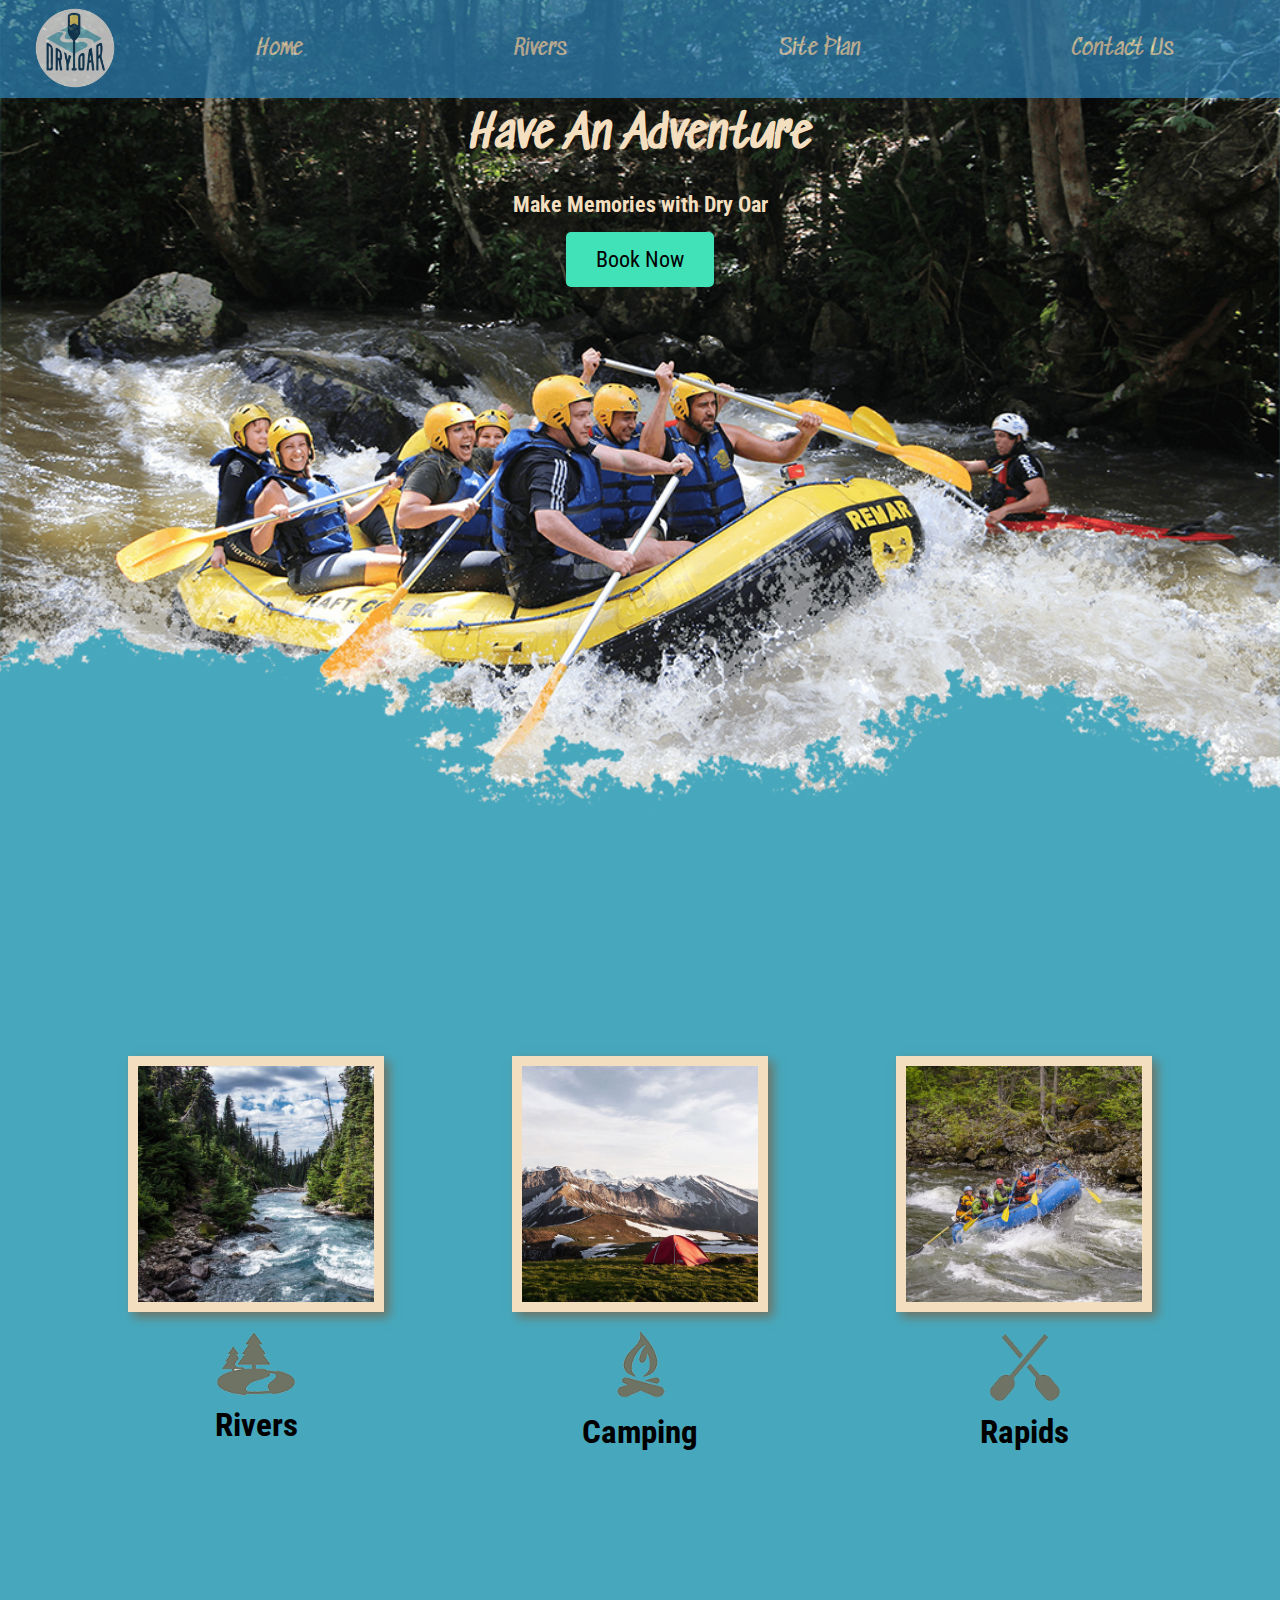
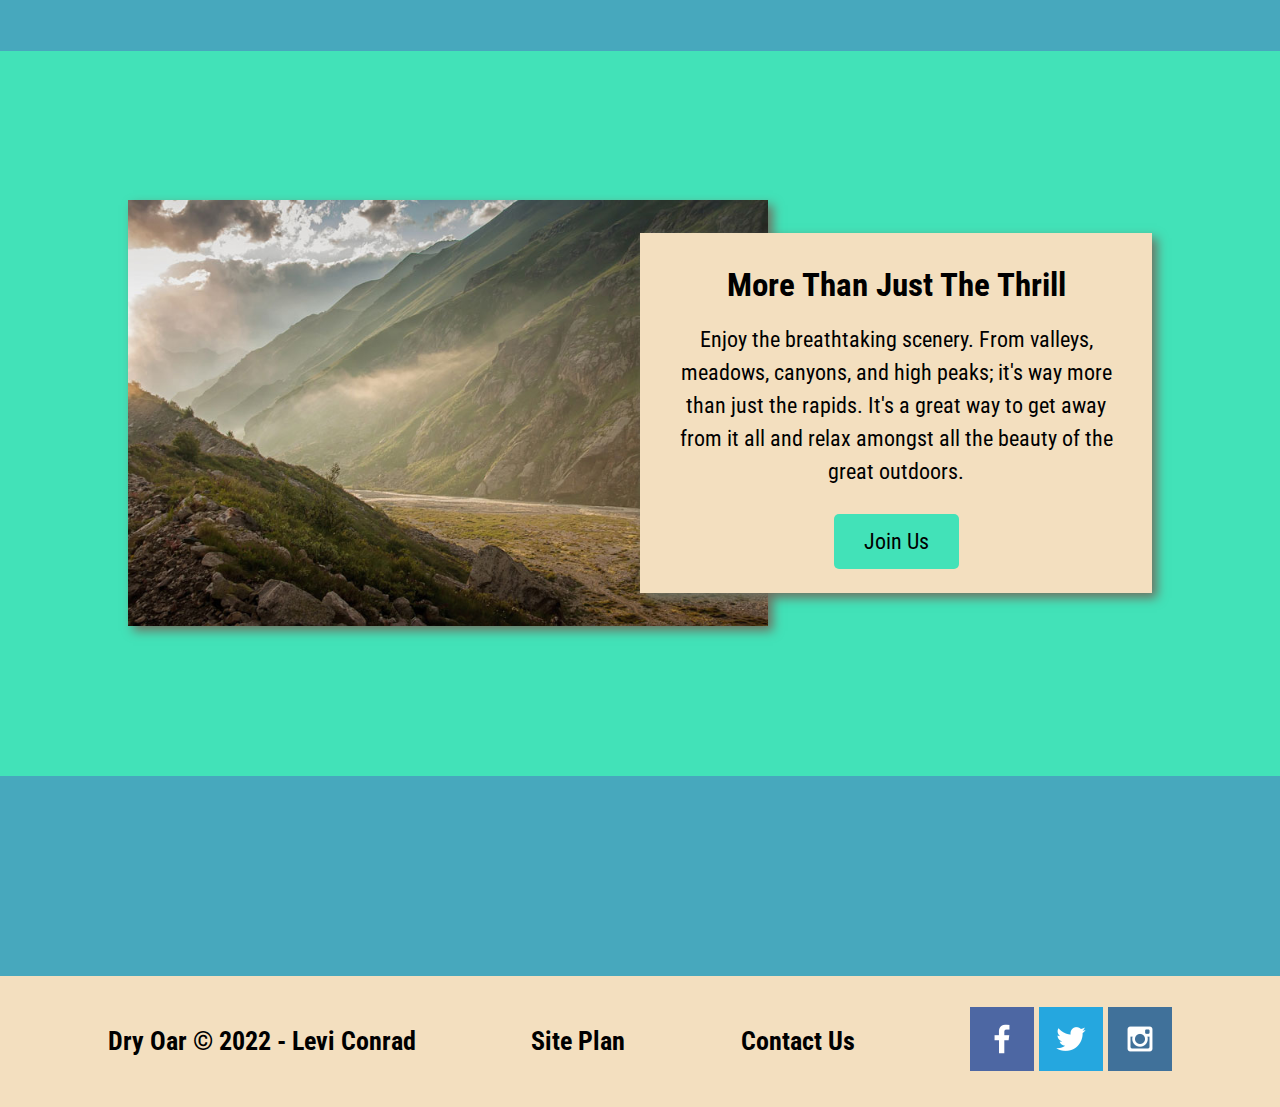
<file: wwr/index.html>
<!DOCTYPE html>
<html lang="en">

<head>
    <meta charset="UTF-8">
    <meta http-equiv="X-UA-Compatible" content="IE=edge">
    <meta name="viewport" content="width=device-width, initial-scale=1.0">
    <title>Dry Oar Boating & Resort | Home</title>
    <link rel="stylesheet" href="styles/style.css">
</head>

<body>
    <div id="content">
        <header>
            <a id="logo_link" href="index.html">
                <img class="logo" src="images/logo.png" alt="Dry Oar Logo">
            </a>
            <nav>
                <a href="index.html">Home</a>
                <a href="rivers.html">Rivers</a>
                <a href="site-plan-rafting.html">Site Plan</a>
                <a href="contactus.html">Contact Us</a>
            </nav>
        </header>
        <div id="hero">
            <div id="hero-box">
                <img id="hero-img" src="images/hero.png" alt="People enjoying white water rafting">
            </div>
            <section id="hero-msg">
                <h1 class="home-title">Have An Adventure</h1>
                <h4>Make Memories with Dry Oar </h4>
                <div class='button-box'>
                    <a class='book' href="rates.html">Book Now</a>
                </div>
            </section>
        </div>
        <main class="home-grid">
            <section class="rivers-card">
                <img class="card-img" src="images/rivers.jpg" alt="river in forest">
                <img class="icon" src="images/river_icon.png" alt="river icon">
                <h2>Rivers</h2>
            </section>
            <section class="camping-card">
                <img class="card-img" src="images/camping.jpg" alt="tent in mountains">
                <img class="icon" src="images/fire_icon.png" alt="fire icon">
                <h2>Camping</h2>
            </section>
            <section class="rapids-card">
                <img class="card-img" src="images/rapids.jpg" alt="rafting boat">
                <img class="icon" src="images/oars.png" alt="oars icon">
                <h2>Rapids</h2>
            </section>
            </section>
            <div id="background"></div>
            <img class="mountains" src="images/mountains.jpg" alt="Misty mountains">
            <section class="msg">
                <h2>More Than Just The Thrill</h2>
                <p>Enjoy the breathtaking scenery. From valleys, meadows, canyons, and high peaks; it's way more than
                    just
                    the rapids. It's a great way to get away from it all and relax amongst all the beauty of the great
                    outdoors. </p>
                <a class='join' href="rivers.html">Join Us</a>
            </section>
        </main>

        <footer>
            <h3>Dry Oar &copy; 2022 - Levi Conrad</h3>
            <h3><a href="site-plan-rafting.html">Site Plan</a></h3>
            <h3><a href="contactus.html">Contact Us</a></h3>
            <div class="social">
                <a href="https://facebook.com" target="_blank">
                    <img src="images/facebook.png" alt="fb icon">
                </a>
                <a href="https://twitter.com" target="_blank">
                    <img src="images/twitter.png" alt="twitter icon">
                </a>
                <a href="https://instagram.com" target="_blank">
                    <img src="images/instagram.png" alt="instagram icon">
                </a>
            </div>
        </footer>
    </div>
</body>

</html>
</file>
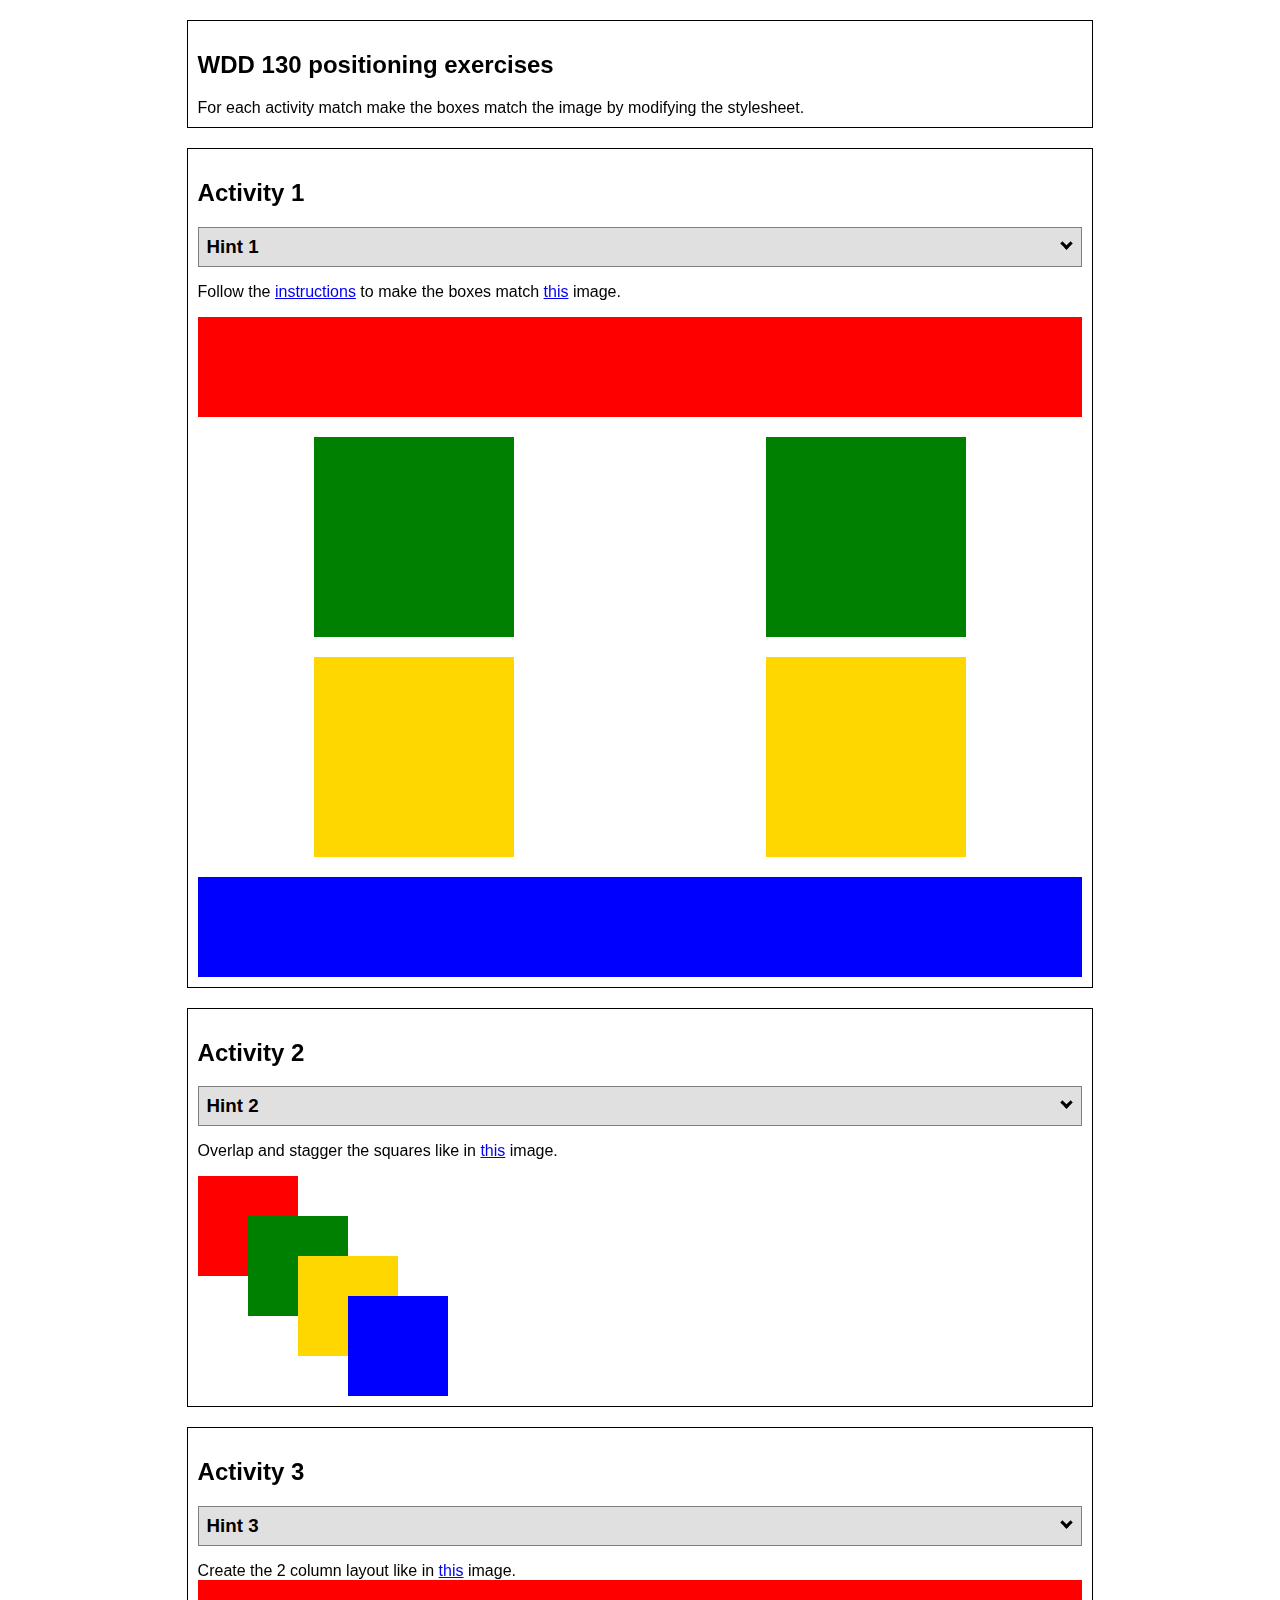
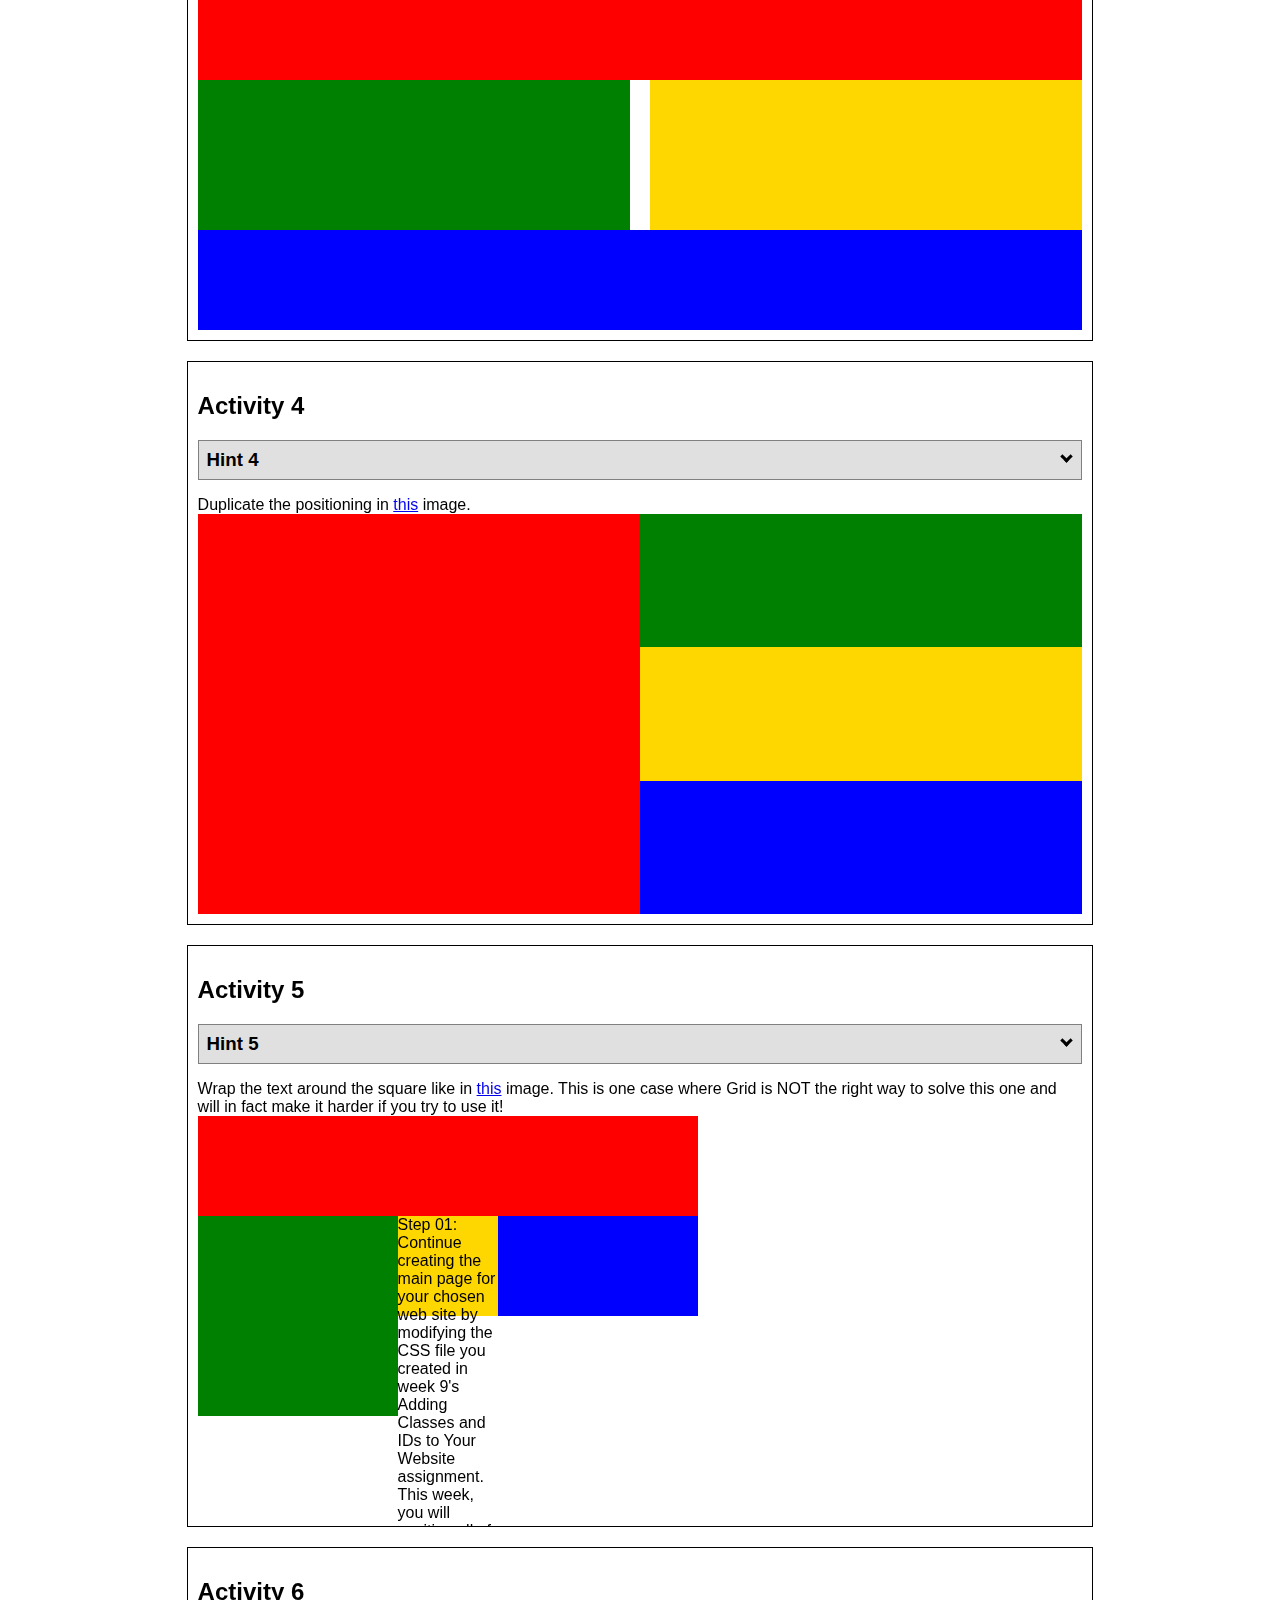
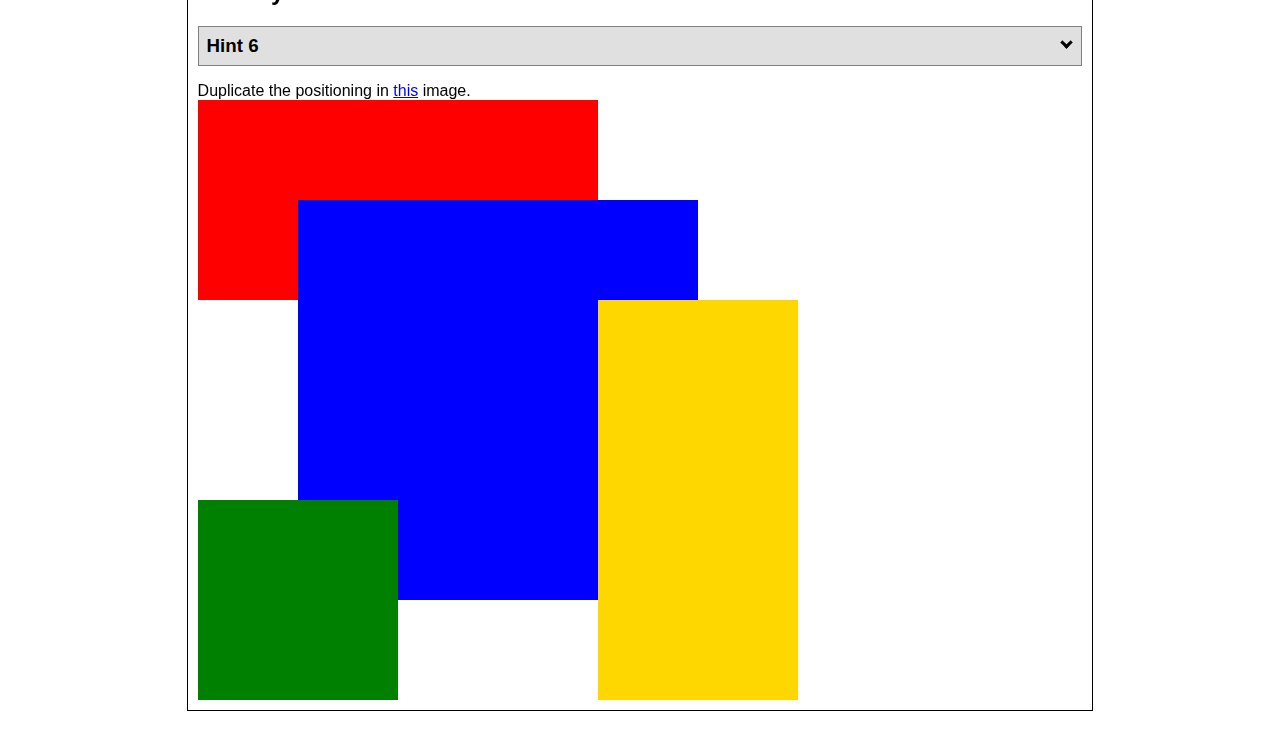
<file: css_positioning/positioning.html>
<!DOCTYPE html>
<html lang="en">
  <head>
    <!-- HTML - Name: positioning.html -->
    <title>Positioning Activity</title>
    <link rel="stylesheet" type="text/css" href="positionstyles.css" />
  </head>
  <body>
    <div class="activity">
      <h2>WDD 130 positioning exercises</h2>
      For each activity match make the boxes match the image by modifying the stylesheet.</div>
    <div class="activity">
      <h2>Activity 1</h2>
      <section class="hint"><input type="checkbox" ><i></i> <h3>Hint 1</h3><div><p>Check out the <a href="https://byui-wdd.github.io/wdd130/activities/w06-css-positioning.html" target="_blank">activity instructions</a> in Ilearn!</p></div></section>
      <p>Follow the <a href="https://byui-wdd.github.io/wdd130/activities/w06-css-positioning.html" target="_blank">instructions</a> to make the boxes match  <a href="https://byui-wdd.github.io/wdd130/images/example1.png" target="_blank">this</a> image.</p>
      <div class="content1" >
        <div class="red1" ></div>
        <div class="green1" ></div>
        <div class="green1" ></div>
        <div class="yellow1"></div>
        <div class="yellow1"></div>
        <div class="blue1"></div>
      </div>
    </div>
    <div class="activity">
      <h2>Activity 2</h2>
      <section class="hint"><input type="checkbox" > <h3>Hint 2</h3><i></i><div><p>Remember that the best way to shift elements around slightly on the page is with Margins.  You could also use Grid.  Either would work for this. If you choose margin, you can use a <em>negative</em> margin. (ie margin-top: -20px;)</p><h4>Properties used:</h4><ul><li>margin-top, margin-left</li><li>...or...</li><li>grid-template-columns: 50px 50px 50px 50px 50px </li></ul></div></section>
      <p>Overlap and stagger the squares like in <a href="https://byui-wdd.github.io/wdd130/images/example2.png" target="_blank">this</a> image.</p>
      <div class="content2" >
        <div class="red2" ></div>
        <div class="green2" ></div>
        <div class="yellow2"></div>
        <div class="blue2"></div>
      </div>
    </div>
    <div class="activity">
      <h2>Activity 3</h2>
      <section class="hint"><input type="checkbox" > <h3>Hint 3</h3><i></i><div><p>This one is going to be best solved with CSS Grid. Remember to make the boxes the right width first...then start moving them around. </p><h4>Properties used:</h4><ul><li>display:grid;</li><li>grid-template-columns:</li><li>grid-column-gap:</li>
        <li>grid-column:</li>  </ul></div></section>
      Create the 2 column layout like in <a href="https://byui-wdd.github.io/wdd130/images/example3.png" target="_blank">this</a>  image.
      <div class="content3" >
        <div class="red3" ></div>
        <div class="green3" ></div>
        <div class="yellow3"></div>
        <div class="blue3"></div>
      </div>
    </div>
    <div class="activity">
      <h2>Activity 4</h2>
      <section class="hint"><input type="checkbox" > <h3>Hint 4</h3><i></i><div><p>For the others we have been primarily concerned with width. For this one you will need to adjust height as well. </p><h4>Properties used:</h4><ul><li>display:grid;</li><li>grid-template-columns:</li><li>grid-row:</li></ul></div></section>
      Duplicate the positioning in <a href="https://byui-wdd.github.io/wdd130/images/example4.png" target="_blank">this</a> image. 
      <div class="content4" >
        <div class="red4" ></div>
        <div class="green4" ></div>
        <div class="yellow4"></div>
        <div class="blue4"></div>
      </div>
    </div>

    <div class="activity">
      <h2>Activity 5</h2>
      <section class="hint"><input type="checkbox" > <h3>Hint 5</h3><i></i><div><p>Grid is <strong>not</strong> the right way to do this.  In fact there is only one way to really do that...and that is with float. Remember that we float the thing we want the text to wrap around.  Also remember to start by making all the shapes the right size and shape.</p><h4>Properties used:</h4><ul><li>float: left;</li></ul></div></section>
      Wrap the text around the square like in <a href="https://byui-wdd.github.io/wdd130/images/example5.png" target="_blank">this</a> image. This is one case where Grid is NOT the right way to solve this one and will in fact make it harder if you try to use it!
      <div class="content5" >
        <div class="red5" ></div>
        <div class="green5" ></div>
        <div class="yellow5">Step 01: Continue creating the main page for your chosen web site by modifying the CSS file you created in week 9's Adding Classes and IDs to Your Website assignment. This week, you will position all of the content on your main page using the CSS positioning techniques taught in KhanAcademy. When you are done, your webpage layout should reflect what you outlined in the wireframe you designed in the assignment Your Own Site Diagram and Wireframe in week 3. <br />
          If you have changed your mind on how you want the content of your main page laid out, take an opportunity to update your wireframe before completing this assignment (it is much easier to experiment with different layouts in a wireframe than it is to do so by modifying the CSS). Also, if you find that you are having trouble with using CSS positioning, feel free to review the concepts at the learn layout site: http://learnlayout.com/. You should be able to apply these principles to your site. For futher help, refer back to the Max Design site used in the beginning of the course for an example of how to implement your site design.</div>
        <div class="blue5"></div>
      </div>
    </div>
    <div class="activity">
      <h2>Activity 6</h2>
      <section class="hint"><input type="checkbox" > <h3>Hint 6</h3><i></i><div><p>This one is all about visualizing the grid behind the layout. If you are having a hard time doing that first: all the sizes are even multiples of 100, and second here is another example with the lines drawn: <a href="https://byui-wdd.github.io/wdd130/images/example6-hint.png" target="_blank">example 6 with lines</a>. For this one you will find it easiest if you use px for the column width. You can also use <kbd>z-index</kbd> to control the element layering.    </p><h4>Properties used:</h4><ul><li>display:grid;</li><li>grid-template-columns:</li><li>grid-column:</li><li>grid-row:</li><li><a href="https://www.w3schools.com/cssref/pr_pos_z-index.asp" target="_blank">z-index:</a></li></ul></div></section>
      Duplicate the positioning in <a href="https://byui-wdd.github.io/wdd130/images/example6.png" target="_blank">this</a> image.
      <div class="content6" >
        <div class="red6" ></div>
        <div class="green6" ></div>
        <div class="yellow6"></div>
        <div class="blue6"></div>
      </div>
    </div>
  </body>
</html>
</file>
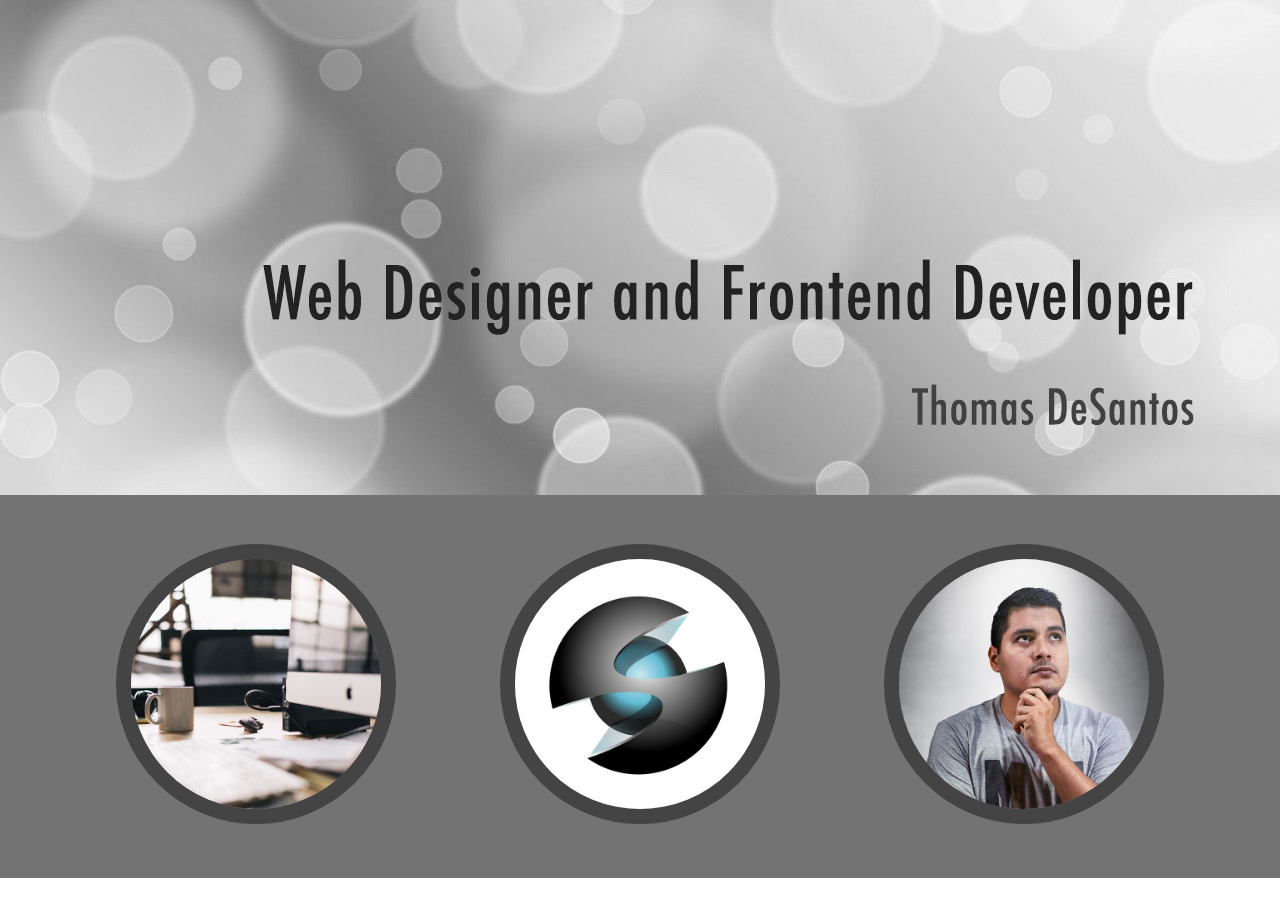
<file: ICE/thomasdesantos.html>
<!DOCTYPE html>
<html lang="en">

<head>
    <meta charset="UTF-8">
    <meta http-equiv="X-UA-Compatible" content="IE=edge">
    <meta name="viewport" content="width=device-width, initial-scale=1.0">
    <title>Thomas DeSantos</title>
    <link rel="stylesheet" href="desantos.css">
</head>

<body>
    <header></header>
    <main>
        <section>
            <img src="images/w05_circles.jpg" alt="picture of circles">
        </section>
        <section class="gray-background">
            <article>
                <img src="images/w05_ice_image_desk.jpg" alt="Picture of Desk">
            </article>
            <article>
                <img src="images/w05_ice_image_graphic.png" alt="Picture of Graphic">
            </article>
            <article>
                <img src="images/w05_ice_image_person.jpg" alt="Picture of Person">
            </article>
        </section>

        
    </main>
    <footer></footer>
</body>

</html>
</file>
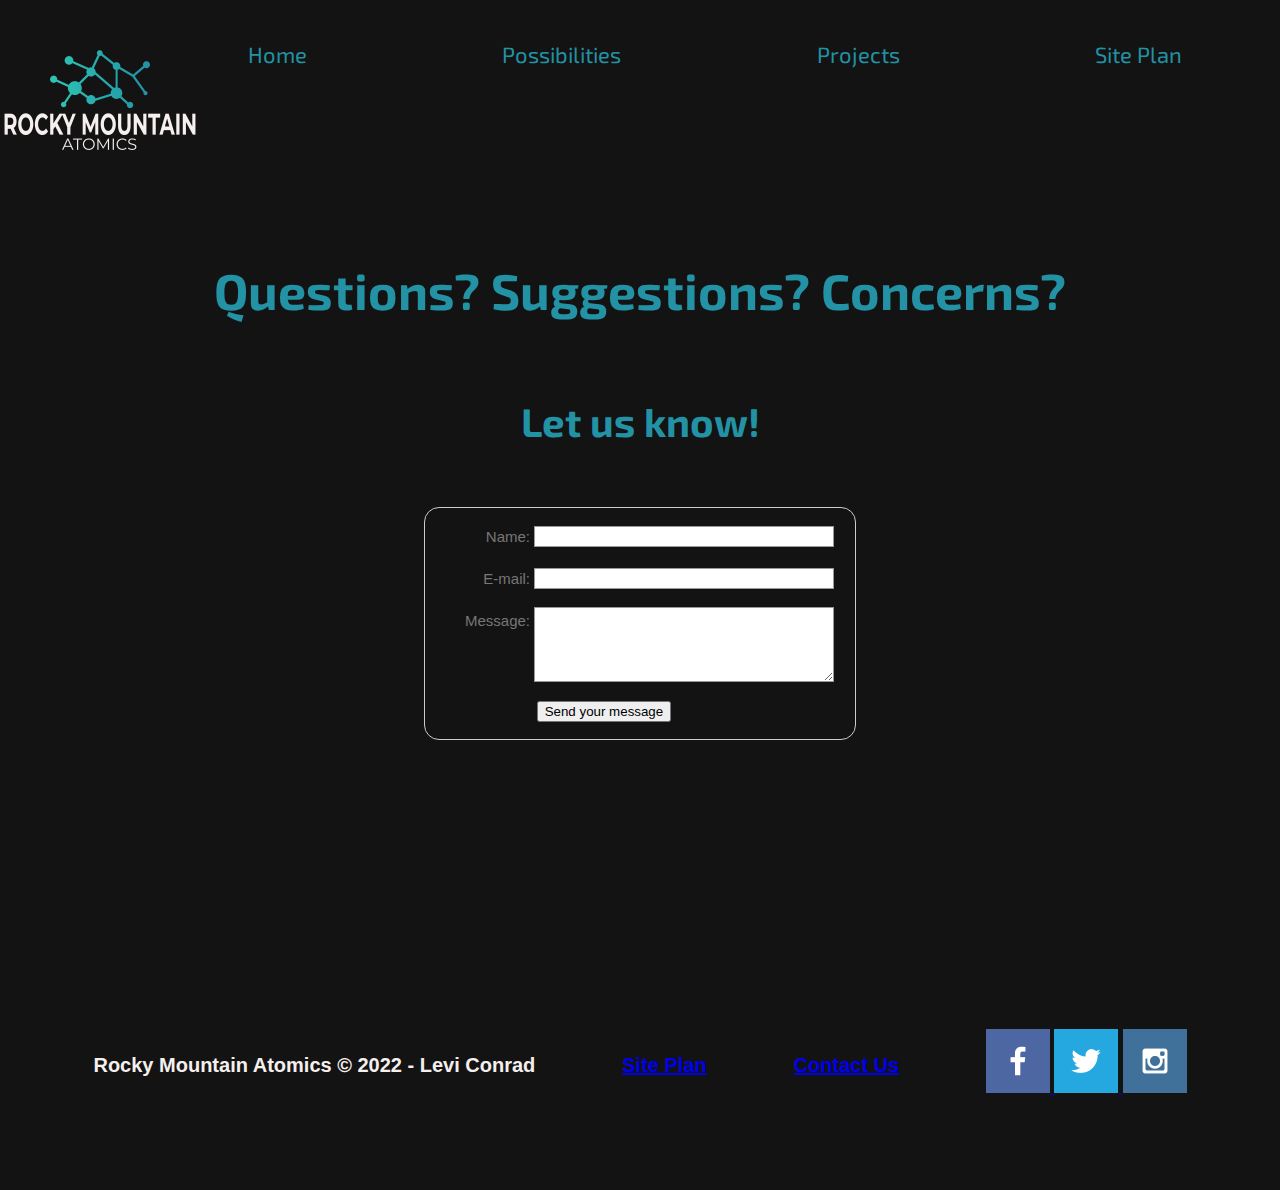
<file: rocky_mountain_atomics/contact_us.html>
<!DOCTYPE html>
<html lang="en">

<head>
    <meta charset="UTF-8">
    <meta http-equiv="X-UA-Compatible" content="IE=edge">
    <meta name="viewport" content="width=device-width, initial-scale=1.0">
    <title>Contact Us</title>
    <link rel="stylesheet" href="styles/style.css">
    <style>
        .bgimg-9 {
            position: relative;
            /*opacity: 0.65;*/
            background-attachment: fixed;
            background-position: center;
            background-repeat: no-repeat;
            background-size: cover;
            background-image: url("images/rm373batch15-bg-05.jpg");
            min-height: 200px;
        }


        form {
            /* Center the form on the page */
            margin: 0 auto;
            width: 400px;
            /* Form outline */
            padding: 1em;
            border: 1px solid #CCC;
            border-radius: 1em;
        }

        ul {
            list-style: none;
            padding: 0;
            margin: 0;
        }

        form li+li {
            margin-top: 1em;
        }

        label {
            /* Uniform size & alignment */
            display: inline-block;
            width: 90px;
            text-align: right;
        }

        input,
        textarea {
            /* To make sure that all text fields have the same font settings
            By default, textareas have a monospace font */
            font: 1em sans-serif;

            /* Uniform text field size */
            width: 300px;
            box-sizing: border-box;

            /* Match form field borders */
            border: 1px solid #999;
        }

        input:focus,
        textarea:focus {
            /* Additional highlight for focused elements */
            border-color: #000;
        }

        textarea {
            /* Align multiline text fields with their labels */
            vertical-align: top;

            /* Provide space to type some text */
            height: 5em;
        }

        .button {
            /* Align buttons with the text fields */
            padding-left: 90px;
            /* same size as the label elements */
        }

        button {
            /* This extra margin represent roughly the same space as the space
     between the labels and their text fields */
            margin-left: .5em;
        }


        #feedback {
            background-color: antiquewhite;
            position: absolute;
            top: 0;
            left: 0;
            right: 0;
            padding: .5em;
            /* make this element invisible until we are ready for it */
            display: none;
        }

        .moveDown {
            margin-top: 3em;
        }
    </style>
</head>

<body>
    <div id="content">
        <header>
            <a id="logo_link" href="index.html">
                <img class="logo" src="images/d32f41504f1240e4b2bfe6726f2eb6ed.png" alt="RMA Logo">
            </a>
            <nav>
                <a href="index.html">Home</a>
                <a href="page_1.html">Possibilities</a>
                <a href="page_2.html">Projects</a>
                <a href="site-plan.html">Site Plan</a>
            </nav>
        </header>
        <div id="hero">
            <section id="hero-msg">
                <h1 class="home-title">Questions? Suggestions? Concerns?</h1>
                <h4>Let us know! </h4>
            </section>
        </div>

        <div id="feedback"></div>

        <main>
            <form action="/my-handling-form-page" method="post">
                <ul>
                    <li>
                        <label for="name">Name:</label>
                        <input type="text" id="name" name="user_name">
                    </li>
                    <li>
                        <label for="mail">E-mail:</label>
                        <input type="email" id="mail" name="user_email">
                    </li>
                    <li>
                        <label for="msg">Message:</label>
                        <textarea id="msg" name="user_message"></textarea>
                    </li>
                    <li class="button">
                        <button type="submit">Send your message</button>
                    </li>

                </ul>
            </form>
        </main>
        <footer class="bgimg-9">
            <h5>Rocky Mountain Atomics &copy; 2022 - Levi Conrad</h5>
            <h5><a href="site-plan.html">Site Plan</a></h5>
            <h5><a href="contact_us.html">Contact Us</a></h5>
            <div class="social">
                <a href="https://facebook.com" target="_blank">
                    <img src="images/facebook.png" alt="fb icon">
                </a>
                <a href="https://twitter.com" target="_blank">
                    <img src="images/twitter.png" alt="twitter icon">
                </a>
                <a href="https://instagram.com" target="_blank">
                    <img src="images/instagram.png" alt="instagram icon">
                </a>
            </div>
        </footer>
    </div>

    <script>
        // get the feedback div element so we can do something with it.
        const feedbackElement = document.getElementById('feedback');
        // get the form so we can read what was entered in it.
        const formElement = document.forms[0];
        // add a 'listener' to wait for a submission of our form. When that happens run the code below.
        formElement.addEventListener('submit', function (e) {
            // stop the form from doing the default action.
            e.preventDefault();
            // set the contents of our feedback element to a message letting the user know the form was submitted successfully. Notice that we pull the name that was entered in the form to personalize the message!
            feedbackElement.innerHTML = 'Hello ' + formElement.user_name.value + '! Thank you for your message. We will get back with you as soon as possible!';
            // make the feedback element visible.
            feedbackElement.style.display = "block";
            // add a class to move everything down so our message doesn't cover it.
            document.body.classList.toggle('moveDown');
        });
    </script>

</body>

</html>
</file>
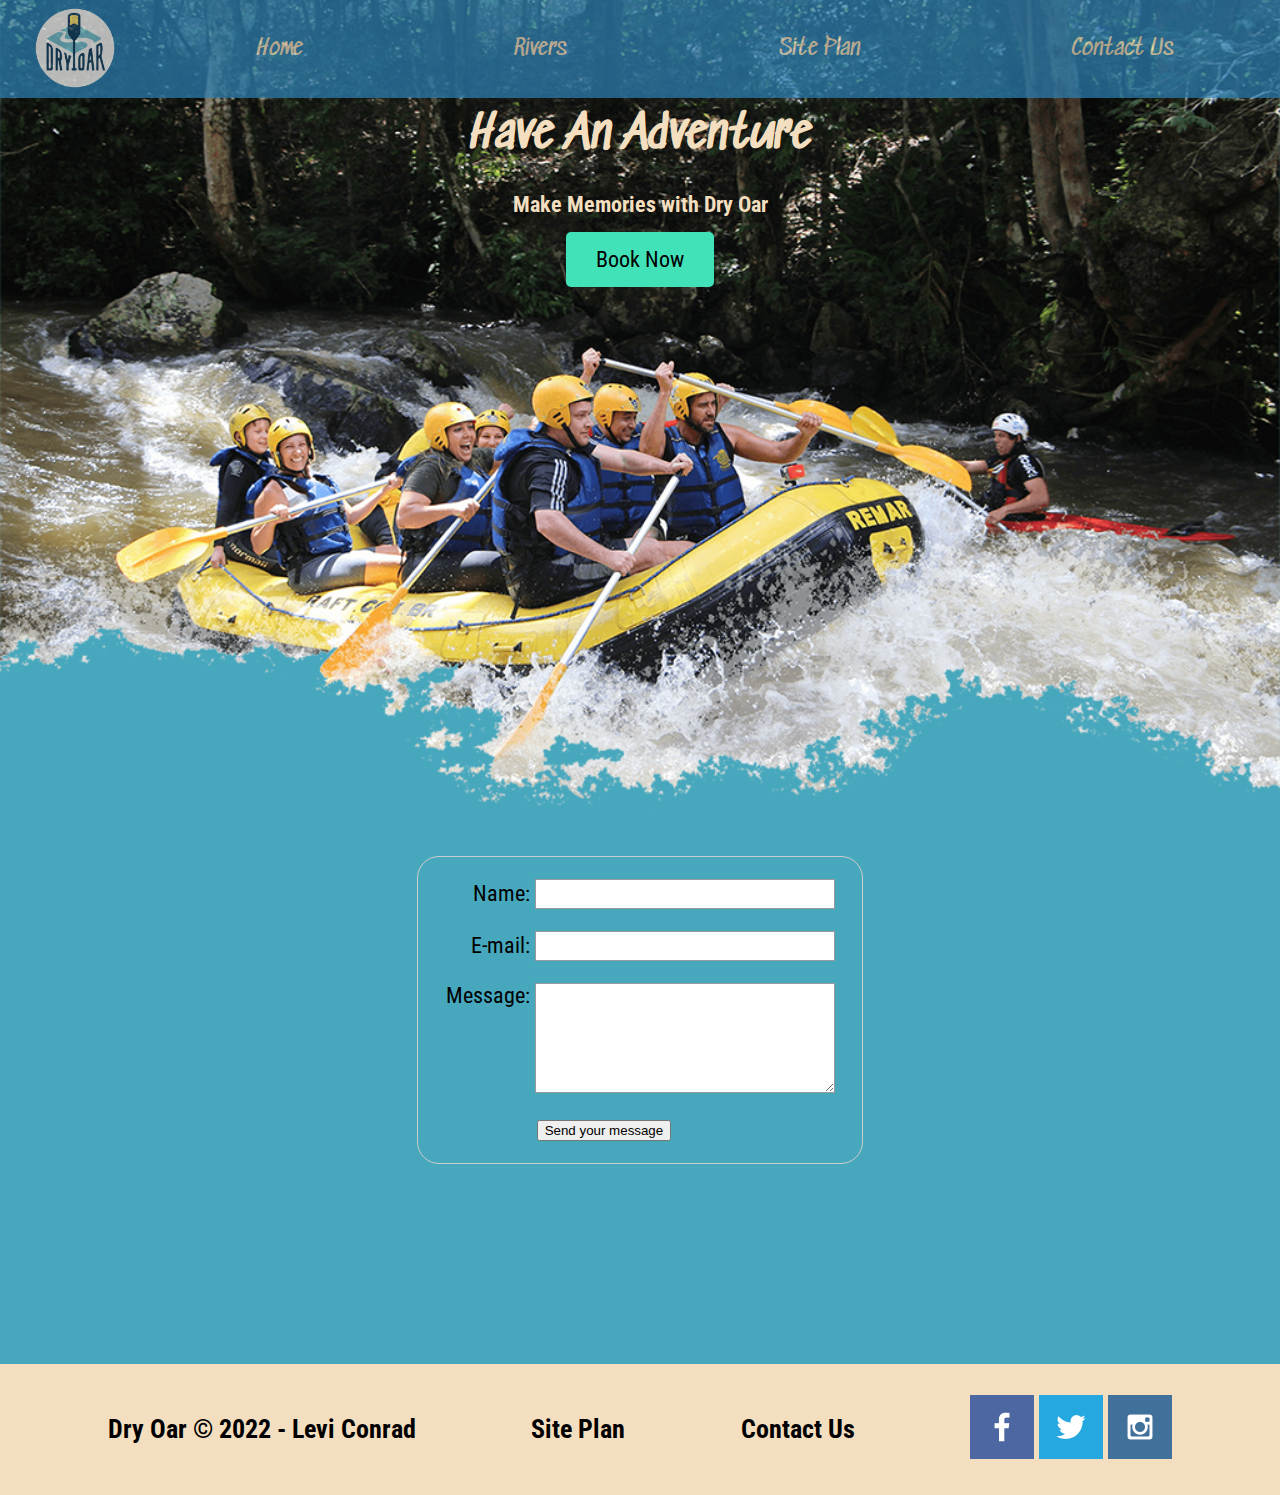
<file: wwr/contactus.html>
<!DOCTYPE html>
<html lang="en">

<head>
    <meta charset="UTF-8">
    <meta http-equiv="X-UA-Compatible" content="IE=edge">
    <meta name="viewport" content="width=device-width, initial-scale=1.0">
    <title>Contact Us</title>
    <link rel="stylesheet" href="styles/style.css">
    <style>
        form {
            /* Center the form on the page */
            margin: 0 auto;
            width: 400px;
            /* Form outline */
            padding: 1em;
            border: 1px solid #CCC;
            border-radius: 1em;
        }

        ul {
            list-style: none;
            padding: 0;
            margin: 0;
        }

        form li+li {
            margin-top: 1em;
        }

        label {
            /* Uniform size & alignment */
            display: inline-block;
            width: 90px;
            text-align: right;
        }

        input,
        textarea {
            /* To make sure that all text fields have the same font settings
     By default, textareas have a monospace font */
            font: 1em sans-serif;

            /* Uniform text field size */
            width: 300px;
            box-sizing: border-box;

            /* Match form field borders */
            border: 1px solid #999;
        }

        input:focus,
        textarea:focus {
            /* Additional highlight for focused elements */
            border-color: #000;
        }

        textarea {
            /* Align multiline text fields with their labels */
            vertical-align: top;

            /* Provide space to type some text */
            height: 5em;
        }

        .button {
            /* Align buttons with the text fields */
            padding-left: 90px;
            /* same size as the label elements */
        }

        button {
            /* This extra margin represent roughly the same space as the space
     between the labels and their text fields */
            margin-left: .5em;
        }


        #feedback {
            background-color: antiquewhite;
            position: absolute;
            top: 0;
            left: 0;
            right: 0;
            padding: .5em;
            /* make this element invisible until we are ready for it */
            display: none;
        }

        .moveDown {
            margin-top: 3em;
        }
    </style>
</head>

<body>
    <div id="content">
        <header>
            <a id="logo_link" href="index.html">
                <img class="logo" src="images/logo.png" alt="Dry Oar Logo">
            </a>
            <nav>
                <a href="index.html">Home</a>
                <a href="rivers.html">Rivers</a>
                <a href="site-plan-rafting.html">Site Plan</a>
                <a href="contactus.html">Contact Us</a>
            </nav>
        </header>
        <div id="hero">
            <div id="hero-box">
                <img id="hero-img" src="images/hero.png" alt="People enjoying white water rafting">
            </div>
            <section id="hero-msg">
                <h1 class="home-title">Have An Adventure</h1>
                <h4>Make Memories with Dry Oar </h4>
                <div class='button-box'>
                    <a class='book' href="rates.html">Book Now</a>
                </div>
            </section>
        </div>

        <div id="feedback"></div>

        <main>
            <form action="/my-handling-form-page" method="post">
                <ul>
                    <li>
                        <label for="name">Name:</label>
                        <input type="text" id="name" name="user_name">
                    </li>
                    <li>
                        <label for="mail">E-mail:</label>
                        <input type="email" id="mail" name="user_email">
                    </li>
                    <li>
                        <label for="msg">Message:</label>
                        <textarea id="msg" name="user_message"></textarea>
                    </li>
                    <li class="button">
                        <button type="submit">Send your message</button>
                    </li>

                </ul>
            </form>
        </main>
        <footer>
            <h3>Dry Oar &copy; 2022 - Levi Conrad</h3>
            <h3><a href="site-plan-rafting.html">Site Plan</a></h3>
            <h3><a href="contactus.html">Contact Us</a></h3>
            <div class="social">
                <a href="https://facebook.com" target="_blank">
                    <img src="images/facebook.png" alt="fb icon">
                </a>
                <a href="https://twitter.com" target="_blank">
                    <img src="images/twitter.png" alt="twitter icon">
                </a>
                <a href="https://instagram.com" target="_blank">
                    <img src="images/instagram.png" alt="instagram icon">
                </a>
            </div>
        </footer>
    </div>

    <script>
        // get the feedback div element so we can do something with it.
        const feedbackElement = document.getElementById('feedback');
        // get the form so we can read what was entered in it.
        const formElement = document.forms[0];
        // add a 'listener' to wait for a submission of our form. When that happens run the code below.
        formElement.addEventListener('submit', function (e) {
            // stop the form from doing the default action.
            e.preventDefault();
            // set the contents of our feedback element to a message letting the user know the form was submitted successfully. Notice that we pull the name that was entered in the form to personalize the message!
            feedbackElement.innerHTML = 'Hello ' + formElement.user_name.value + '! Thank you for your message. We will get back with you as soon as possible!';
            // make the feedback element visible.
            feedbackElement.style.display = "block";
            // add a class to move everything down so our message doesn't cover it.
            document.body.classList.toggle('moveDown');
        });
    </script>

</body>

</html>
</file>
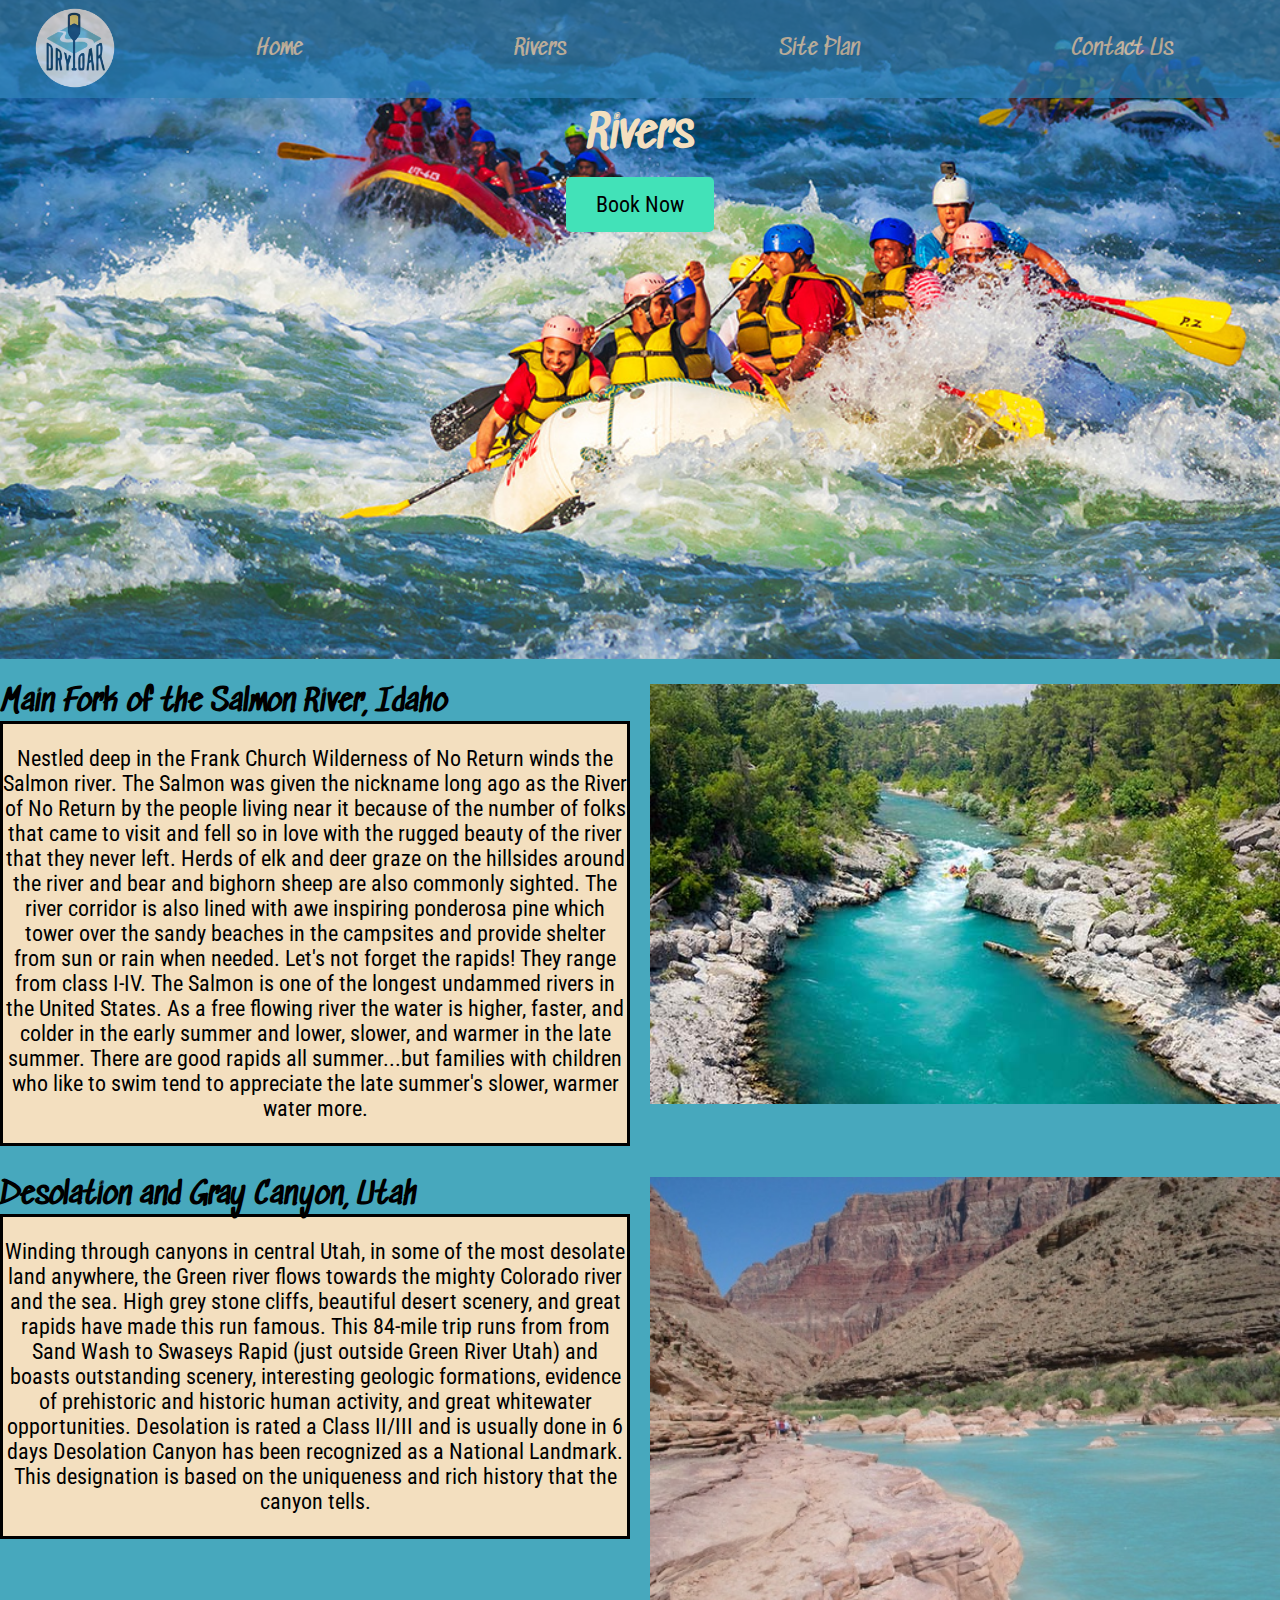
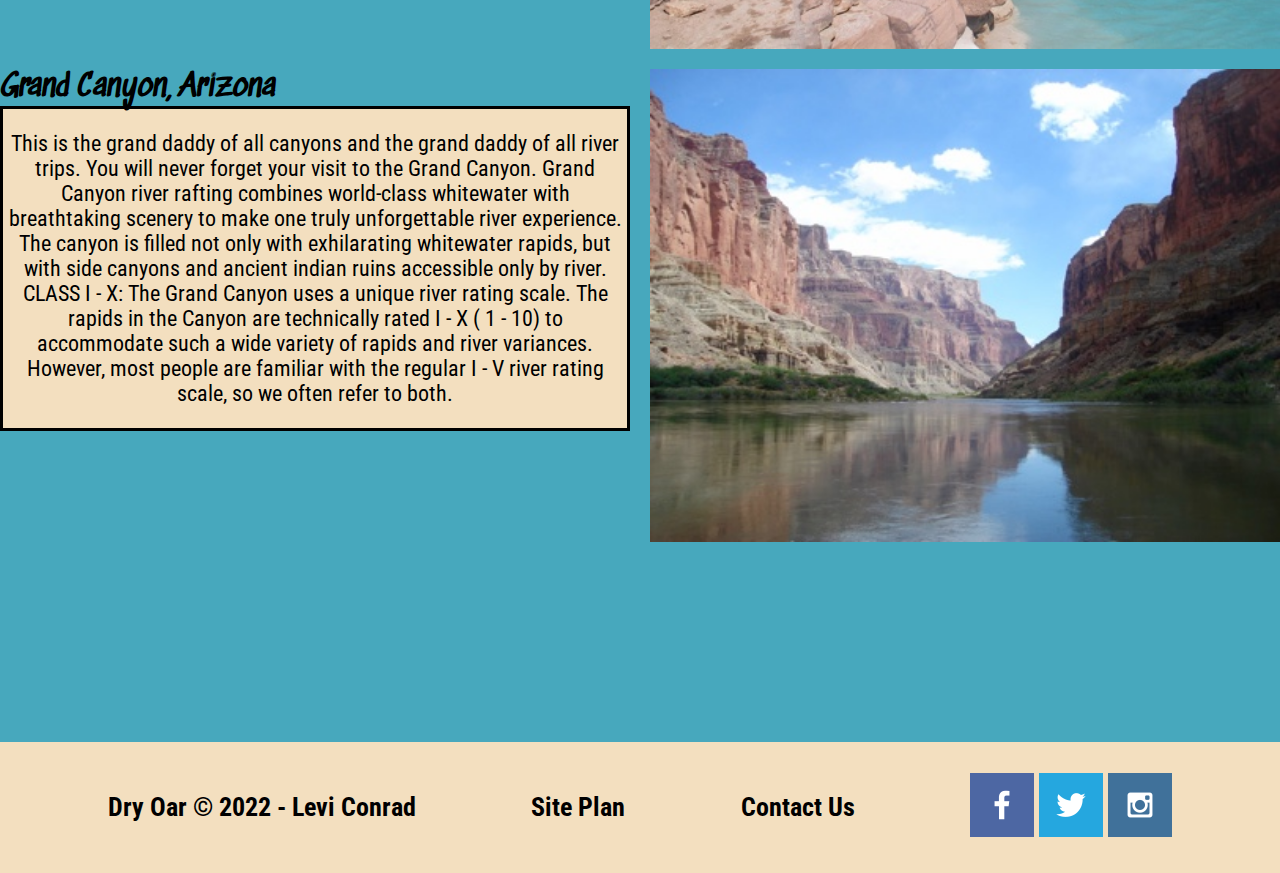
<file: wwr/rivers.html>
<!DOCTYPE html>
<html lang="en">

<head>
    <meta charset="UTF-8">
    <meta http-equiv="X-UA-Compatible" content="IE=edge">
    <meta name="viewport" content="width=device-width, initial-scale=1.0">
    <title>Rivers</title>
    <link rel="stylesheet" href="styles/style.css">
</head>

<body>
    <div id="content">
        <header>
            <a id="logo_link" href="index.html">
                <img class="logo" src="images/logo.png" alt="Dry Oar Logo">
            </a>
            <nav>
                <a href="index.html">Home</a>
                <a href="rivers.html">Rivers</a>
                <a href="site-plan-rafting.html">Site Plan</a>
                <a href="contactus.html">Contact Us</a>
            </nav>
        </header>
        <div id="hero">
            <div id="hero-box">
                <img id="hero-img" src="images/rafting12_1024.jpg" alt="People enjoying white water rafting">
            </div>
            <section id="hero-msg">
                <h1 class="home-title">Rivers</h1>
                
                <div class='button-box'>
                    <a class='book' href="rates.html">Book Now</a>
                </div>
            </section>
        </div>
        <main class="page-2-grid">
            <img class="salmon_river" src="images/rafting58_600.jpg" alt="Salmon River">
            <img class="utah_river" src="images/littlecolorado.jpg" alt="Salmon River">
            <img class="grand_canyon" src="images/river-narrow.jpg" alt="Salmon River">
            <section class="river-option1">
                <div>
                    <h2 class="sub-title">Main Fork of the Salmon River, Idaho</h2>
                    <section class="message">
                        <p> Nestled deep in the Frank Church Wilderness of No Return winds the Salmon river. The Salmon was given the nickname long ago as the River of No Return by the people living near it because of the number of folks that came to visit and fell so in love with the rugged beauty of the river that they never left.

                            Herds of elk and deer graze on the hillsides around the river and bear and bighorn sheep are also commonly sighted. The river corridor is also lined with awe inspiring ponderosa pine which tower over the sandy beaches in the campsites and provide shelter from sun or rain when needed.
                            
                            Let's not forget the rapids! They range from class I-IV. The Salmon is one of the longest undammed rivers in the United States. As a free flowing river the water is higher, faster, and colder in the early summer and lower, slower, and warmer in the late summer. There are good rapids all summer...but families with children who like to swim tend to appreciate the late summer's slower, warmer water more. </p>
                    </section>
                </div>
            </section>
            <section class="river-option2">
                <div>
                    <h2 class="sub-title">Desolation and Gray Canyon, Utah</h2>
                    <section class="message">
                        <p>  Winding through canyons in central Utah, in some of the most desolate land anywhere, the Green river flows towards the mighty Colorado river and the sea. High grey stone cliffs, beautiful desert scenery, and great rapids have made this run famous. This 84-mile trip runs from from Sand Wash to Swaseys Rapid (just outside Green River Utah) and boasts outstanding scenery, interesting geologic formations, evidence of prehistoric and historic human activity, and great whitewater opportunities.

                            Desolation is rated a Class II/III and is usually done in 6 days
                            
                            Desolation Canyon has been recognized as a National Landmark.  This designation is based on the uniqueness and rich history that the canyon tells. </p>
                    </section>
                </div>
            </section>
            <section class="river-option3">
                <div>
                    <h2  class="sub-title">Grand Canyon, Arizona</h2>
                    <section class="message">
                        <p> This is the grand daddy of all canyons and the grand daddy of all river trips. You will never forget your visit to the Grand Canyon.

                            Grand Canyon river rafting combines world-class whitewater with breathtaking scenery to make one truly unforgettable river experience. The canyon is filled not only with exhilarating whitewater rapids, but with side canyons and ancient indian ruins accessible only by river.
                            
                            CLASS I - X: The Grand Canyon uses a unique river rating scale. The rapids in the Canyon are technically rated I - X ( 1 - 10) to accommodate such a wide variety of rapids and river variances. However, most people are familiar with the regular I - V river rating scale, so we often refer to both.  </p>
                    </section>
                </div>
            </section>
        </main>




        <footer>
            <h3>Dry Oar &copy; 2022 - Levi Conrad</h3>
            <h3><a href="site-plan-rafting.html">Site Plan</a></h3>
            <h3><a href="contactus.html">Contact Us</a></h3>
            <div class="social">
                <a href="https://facebook.com" target="_blank">
                    <img src="images/facebook.png" alt="fb icon">
                </a>
                <a href="https://twitter.com" target="_blank">
                    <img src="images/twitter.png" alt="twitter icon">
                </a>
                <a href="https://instagram.com" target="_blank">
                    <img src="images/instagram.png" alt="instagram icon">
                </a>
            </div>
        </footer>
    </div>
</body>

</html>
</file>
<file: wwr/styles/style.css>
@import url('https://fonts.googleapis.com/css2?family=Roboto+Condensed:wght@300&family=Sedgwick+Ave&display=swap');



#content {
    max-width: 1600px;
    margin:0 auto;
}

nav a {
    text-align:center;
    color: #F3DFBF;
    text-decoration: none;
    padding: 35px;
}

#hero-msg h1, #hero-msg h4 {
    text-align:center;
    color: #F3DFBF;
}

.button-box {
    text-align:center;
}

main section {
    text-align:center;
}

#background {
    height: 725px;
}

body {
    /*background-color: #2D82B7;*/
    background-color: #47A8BD;
    font-family: "Roboto Condensed", "Arial", "sans-serif";
    font-size: 22px;
    margin: 0;
    padding: 0;
}

header {
    background-color: #2D82B7;
    font-family: "Sedgwick Ave", "Arial",  "sans-serif";
    display: grid;
    grid-template-columns: 150px auto;
    opacity: .7;
}

nav a:hover {
    background-color: #42E2B8;
    color:black;
}

.book, .join {
    background-color: #42E2B8;
    color:black;
    text-decoration: none;
    padding: 15px 30px;
    margin-top: 50px;
    border-radius: 5px;
}

.book:hover, .join:hover {
    background-color: #42E2B8;
    color: black;
}

#background {
    background-color: #42E2B8;
    grid-column: 1/11;
    grid-row: 4/9;
}

.msg {
    background-color: #F3DFBF;
    line-height: 1.5em;
    padding: 35px;
    grid-column: 6/10;
    grid-row: 6/7;
    box-shadow: 5px 5px 10px #6f7364;
}

footer {
    background-color: #F3DFBF;
    padding: 25px 50px;
    margin-top: 200px;
    display: flex;
    justify-content: space-around;
    align-items: center;
}

.home-title {
    color:black;
    font-family: "Sedgwick Ave", "Arial", "sans-serif";
    font-size: 2em;
    margin-top: 10px;
}

h4 {
    color:black;
}

.msg h2 {
    color:  #000;
}

.msg p {
    color: #000;
    padding-bottom: 15px;
}

footer h3 {
    color: #000;
}

footer a {
    color: #000;
    text-decoration: none;
}

footer a:hover {
    color: #000;
}

.logo {
    width: 80px;
}

.icon {
    width: 80px;
    padding-top: 10px;
}

#hero-img {
    width: 100%;
}

footer h3 a:hover {
    text-decoration: underline;
}

h2 {
    margin: 0;
}

footer.social img {
    padding-top: 5px;
}


#logo_link {
    padding-top: 5px;
    justify-self: center;
    align-self: center;
}

.rivers-card, .camping-card, .rapids-card {
    margin: 200px 0;
}

.card-img {
    border: 10px solid #F3DFBF;
    transition: transform .5s;
    box-shadow: 5px 5px 10px #6f7364;
}

.card-img:hover {
    opacity: .6;
    transform: scale(1.1);
}

main section img {
    box-sizing: border-box;
}

nav {
    display: flex;
    justify-content: space-around;
}

#hero {
    display: grid;
    grid-template-columns: 1fr 3fr 1fr;
    margin-top: -100px;
}

#hero-box {
    grid-column: 1/4;
    grid-row: 1/3;
    z-index: -1;

}

#hero-msg {
    grid-column: 2/3;
    grid-row: 1/2;
    margin-top: 100px;

}

.home-grid {
    display: grid;
    grid-template-columns: 1fr 1fr 1fr 1fr 1fr 1fr 1fr 1fr 1fr 1fr
}

.card-img, .mountains {
    width: 100%;
}


.rivers-card {
    grid-column: 2/4;
    grid-row: 2/3;
}

.camping-card {
    grid-column: 5/7;
    grid-row: 2/3;
}

.rapids-card {
    grid-column: 8/10;
    grid-row: 2/3;
}

.mountains {
    grid-column: 2/7;
    grid-row: 5/8;
    box-shadow: 5px 5px 10px #6f7364;
}

.page-2-grid {
    display: grid;
    grid-template-columns: 1fr 1fr 1fr 1fr;
    grid-template-rows: 1fr 1fr 1fr;
    padding-top: 20px;
    grid-gap: 20px;
}

.river-option1 {
    grid-column: 1/3;
    grid-row: 1;
}

.river-option2 {
    grid-column: 1/3;
    grid-row: 2/3;
}

.river-option3 {
    grid-column: 1/3;
    grid-row: 3/4;
}

.sub-title {
    font-size: 30px;
    text-align: left;
    font-family: "Sedgwick Ave", "Arial",  "sans-serif";
}

.message {
    font-family: "Roboto Condensed", "Arial", "sans-serif";
    border: solid;
    background-color: #F3DFBF;
}

.salmon_river {
    grid-column: 3/5;
    grid-row: 1/2;
    width: 100%;
}

.utah_river {
    grid-column: 3/5;
    grid-row: 2/3;
    width: 100%;
}

.grand_canyon {
    grid-column: 3/5;
    grid-row: 3/4;
    width: 100%;
}

















@media screen and (max-width: 900px) {
    #hero, .home-grid {
        display: block;
        height: auto;
    }
    nav, footer {
        flex-direction: column;
    }
    nav a {
        display: block;
        padding: 15px;
    }
    #hero {
        margin-top: 0;
    }
    #hero-msg {
        margin-top: 0;
    }
    #hero-msg h4 {
        display: none;
    }
    .home-title {
        font-size: 25px;
        color: #6f7364;
    }
    .rivers-card, .camping-card, .rapids-card { 
        margin: 50px auto;
        width: 60%;
    }
    #background {
        display: none;
    }
    .mountains, .msg {
        width: 80%;
        display: block;
        margin: 0 auto;
    }
    footer {
        margin-top: 25px;
    }
}
</file>
<file: css_positioning/positionstyles.css>
/* CSS - Name: "positionstyles.css" */
/* Activity 1 styles */
.content1 {
    /* This is the parent of the activity 1 boxes. */
  display: grid;
  grid-template-columns: 1fr 1fr;
  justify-items: center;
  grid-gap: 20px;

  }
  .red1 { 
    width: 100%; 
    height: 100px; 
    background-color: red; 
    grid-column: 1/3;
  
  } 
  .green1 {
    width: 200px; 
    height: 200px; 
    background-color: green; 
  
  } 
  .yellow1 {
    width: 200px; 
    height: 200px; 
    background-color: gold; 
  } 
  .blue1 {
    width: 100%; 
    height: 100px; 
    background-color: blue; 
    grid-column: 1/3;
  } 
  /* Activity 2 styles */ 
  .content2 {
    /* This is the parent of the activity 2 boxes. */
    display: grid;
    grid-template-columns: 50px 50px 50px 50px 50px
  }
  .red2 {
    width: 100px; 
    height: 100px; 
    background-color: red; 
  } 
  .green2 { 
    width: 100px; 
    height: 100px; 
    background-color: green; 
    margin-top: 40px;

  } 
  .yellow2 {
    width: 100px; 
    height: 100px; 
    background-color: gold; 
    margin-top: 80px; 

  } 
  .blue2 {
    width: 100px; 
    height: 100px; 
    background-color: blue; 
    margin-top: 120px;

  } 
  /* Activity 3 styles */ 
  .content3 {
    /* This is the parent of the activity 3 boxes. */
    display: grid;
    grid-template-columns: 1fr 1fr;
    grid-column-gap: 20px;

  }
  .red3 {
    width: 100%; 
    height: 100px; 
    background-color: red; 
    grid-column: 1/3;

  } 
  .green3 {
    width: 1fr; 
    height: 150px; 
    background-color: green;
    grid-column: 1/2;
  } 
  .yellow3 {
    width: 1fr; 
    height: 150px; 
    background-color: gold; 
    grid-column: 2/3;


  } 
  .blue3 {
    width: 100px;
    height: 100px; 
    background-color: blue; 
    width: 100%;
    grid-column: 1/3;

  } 
  /* Activity 4 styles */ 
  .content4 {
    /* This is the parent of the activity 4 boxes. */
    height: 400px;
    display: grid;
    grid-template-columns: 1fr 1fr;
    grid-template-rows: 1fr 1fr 1fr;
  }
  .red4 {
    grid-column: 1/2;
    grid-row: 1/4;
    width: 100%; 
    height: 100%;
    background-color: red; 
  } 
  .green4 {
    width: 100%; 
    height: 100%; 
    background-color: green; 
    grid-column: 2/3;
    grid-row: 1/2;
  } 
  .yellow4 {
    width: 100%; 
    height: 100%; 
    background-color: gold;
    grid-column: 2/3; 
    grid-row: 2/3;
  } 
  .blue4 {
    width: 100%; 
    height: 100%; 
    background-color: blue; 
    grid-column: 2/3;
    grid-row: 3/4;
  } 
  /* Activity 5 styles */ 
  .content5 {
    /* This is the parent of the activity 5 boxes. */
    height: 400px;
  }
  .red5 { 
    width: 500px; 
    height: 100px; 
    background-color: red; 
  } 
  .green5 { 
    width: 200px; 
    height: 200px; 
    background-color: green; 
    float: left;
  
  } 
  .yellow5 {
    width: 100px; 
    height: 100px; 
    background-color: gold; 
    float: left;
  } 
  .blue5 {
    width: 500px; 
    height: 100px; 
    background-color: blue; 
  } 
  /* Activity 6 styles */ 
  .content6 {
    /* This is the parent of the activity 6 boxes. */
    display: grid;
    grid-template-columns: 100px 100px 200px 100px 100px;
    grid-template-rows: 100px 100px 200px 100px 100px;
  }
  .red6 {
    width: 100%; 
    height: 100%; 
    background-color: red; 
    grid-column: 1/4;
    grid-row: 1/3;
    z-index: -1;
  } 
  .green6 {
    width: 100%; 
    height: 100%; 
    background-color: green; 
    grid-column: 1/3;
    grid-row: 4/6;
    z-index: 1;
  } 
  .yellow6 {
    width: 100%; 
    height: 100%; 
    background-color: gold; 
    grid-column: 4/6;
    grid-row: 3/6;
    z-index: 1;
  } 
  .blue6 {
    width: 100%; 
    height: 100%; 
    background-color: blue; 
    grid-column: 2/5;
    grid-row: 2/5;
    z-index: 0;
  } 
  
  
  /* Do not make any changes below here */
  .activity {
    width: 70%; 
    margin: 20px auto; 
    font-family: Arial, sans-serif; 
    border: 1px solid black; 
    padding: 10px; 
    clear:both; 
    overflow: auto;
  } 
  
  .hint {
    border: 1px solid grey;
    background: #e0e0e0;
    padding: .5em;
    position: relative;
    margin: 1em 0;
  }
  .hint h3 {
    margin: 0;
  }
  .hint:hover {
    background: #d0d0d0;
  }
  .hint > div {
    display: none;
  }
  
  .hint input[type=checkbox] {
    position: absolute;
    width: 100%;
    height: 100%;
    opacity: 0;
    z-index: 1;
    cursor: pointer;
  }
  
  .hint input[type=checkbox]:checked ~ div {
    display: block;
  }
  
  .hint i {
    position: absolute;
    transform: translate(-6px, 0);
    margin-top: 16px;
    right: 10px;
    top: -3px;
  }
  .hint i:before, .hint i:after {
    content: "";
    position: absolute;
    background-color: black;
    width: 3px;
    height: 9px;
  }
  .hint i:before {
    transform: translate(2px, 0) rotate(45deg);
  }
  .hint i:after {
    transform: translate(-2px, 0) rotate(-45deg);
  }
  
  .hint input[type=checkbox]:checked ~ i:before {
    transform: translate(-2px, 0) rotate(45deg);
  }
  .hint input[type=checkbox]:checked ~ i:after {
    transform: translate(2px, 0) rotate(-45deg);
  }
  .hint a {
    position: relative;
    z-index: 1;
  }
</file>
<file: ICE/desantos.css>
body {
    margin: 0;
    padding: 0;
}

section {
    margin-top: -5px;
}

section img {
    width: 100%;
}

.gray-background {
    background-color: #737373;
    text-align: center;
}

article {
    display: inline-block;
    margin: 50px;
}

article img {
    border: 15px solid #444;
    border-radius: 50%;
    width: 250px;
}
</file>
<file: rocky_mountain_atomics/styles/style.css>
@import url('https://fonts.googleapis.com/css2?family=Exo+2:wght@100&family=Smooch+Sans:wght@100&display=swap');


#content {
    max-width: 1600px;
    margin:0 auto;
}




body, html {
    height: 100%;
    margin: 0;
    font: 400 15px/1.8 "Lato", sans-serif;
    color: #777;
    background-color: #131313;
}

.bgimg-1, .bgimg-2, .bgimg-3, .bgimg-4, .bgimg-5, .bgimg-6, .bgimg-7, .bgimg-8, .bgimg-9{
    position: relative;
    /*opacity: 0.65;*/
    background-attachment: fixed;
    background-position: center;
    background-repeat: no-repeat;
    background-size: cover;

}

.bgimg-1 {
    background-image: url("images/dan-meyers-ThGkMFiIJ8o-unsplash.jpg");
    min-height: 600px;
}

.bgimg-2 {
    background-image: url("images/ramon-salinero-vEE00Hx5d0Q-unsplash.jpg");
    min-height: 600px;
}

.bgimg-3 {
    background-image: url("images/rohan-makhecha-jw3GOzxiSkw-unsplash.jpg");
    min-height: 600px;
}

.bgimg-4 {
    background-image: url("images/nasa-_SFJhRPzJHs-unsplash.jpg");
    min-height: 600px;
}

.bgimg-5 {
    background-image: url("images/israel-palacio-ImcUkZ72oUs-unsplash.jpg");
    min-height: 600px;
} 

.bgimg-6 {
    background-image: url("images/fission_reactor_night.jpg");
    min-height: 600px;
}

.bgimg-7 {
    background-image: url("images/nasa-Q1p7bh3SHj8-unsplash.jpg");
    min-height: 800px;
}

.bgimg-8 {
    background-image: url("images/nasa-rTZW4f02zY8-unsplash.jpg");
    min-height: 800px;
}

.bgimg-9 {
    background-image: url("images/rm373batch15-bg-05.jpg");
    min-height: 200px;
}

.caption {
    position: absolute;
    left: 0;
    top: 50%;
    width: 100%;
    text-align: center;
color: #000;
}

.caption span.border {
    background-color: #111;
    color: #fff;
    padding: 18px;
    font-size: 25px;
    letter-spacing: 10px;
}





























header {
    /*background-color: #282E34;*/
    background-color: #131313;
    font-family: "Exo 2", "Arial",  "sans-serif";
    display: grid;
    grid-template-columns: 150px auto;
    font-size: 22px;
}

nav a:hover {
    background-color: #F5EFED;
    color: #282E34;
}

nav a {
    text-align:center;
    color: #2292A4;
    text-decoration: none;
    padding: 35px;
}

nav {
    display: flex;
    justify-content: space-around;
}






















.sub-title-home {
    /*background-color: #282E34;*/
    background-color: #131313;
    text-align:center;
    padding:50px 80px;
    text-align: center;
}

h1 {
    font-family: "Exo 2" , "Smooch Sans" , "sans-serif";
    color: #2292A4;
    font-size: 50px;
}

.sub-text-home {
    font-family: "Exo 2" , "Smooch Sans" , "sans-serif";
    color: #F5EFED;
    font-size: 25px;
}

.sub-homelink {
    color: #2292A4;
    background-color: #2EC4B6;
    color:black;
    text-decoration: none;
    padding: 15px 30px;
    margin-top: 50px;
    border-radius: 5px;
}























/*.page1-grid {
    display: grid;
    grid-template-columns: 1fr 1fr;
    grid-template-rows: 1fr 1fr 1fr 1fr 1fr 1fr 1fr;
}

.bgimg-6 {
    grid-row: 1/2;
    grid-column: 1/3;
}

.sub-title-page1-1, .sub-text-page1-1 {
    grid-row: 2/3;
    grid-column: 2/3;
}

.bgimg-7 {
    grid-row: 3/4;
}

.sub-title-page1-1, .sub-text-page1-2 {
    grid-row: 4/5;
}

.rural-alaska-text {
    grid-row: 5/6;
    grid-column: 1/2;
}

.rural-alaska-img {
    width: 100%;
    grid-column: 2/3;
    border: solid;
    border-radius: 5%;
    border-color: #131313;
}

.bgimg-8 {
    grid-row: 6/7;
    grid-column: 1/3;
}

.sub-text-page1-3 {
    grid-row: 7/8;
    grid-column: 1/3;
} */

#rural-grid {
    display: grid;
    grid-template-columns: 1fr 1fr;
    border: solid;
    border-color: #2292A4;
    border-radius: 5%;
    margin: 25px;
}

.rural-alaska-text {
    grid-column: 1/2;
    margin: 25px;
    text-align: center;
    font-size: 20px;
}

.rural-alaska-img {
    grid-column: 2/3;
    width: 90%;
    justify-content: center;
    margin: 25px;
    border-radius: 10%;
}

h2 {
    font-family: "Exo 2" , "Smooch Sans" , "sans-serif";
    color: #2292A4;
    font-size: 40px;
    margin: 50px;
    text-align: center;
}

.sub-text-page1-1, .sub-text-page1-2, .sub-text-page1-3 {
    font-family: "Exo 2" , "Smooch Sans" , "sans-serif";
    color: #F5EFED;
    font-size: 25px;
    margin: 25px;
    text-align: center;
}
































/*.page2-grid {
    display: grid;
    grid-template-columns: 1fr 1fr;
    grid-template-rows: 1fr 1fr 1fr 1fr 1fr;
    grid-gap: 0px;
}*/

/*.bgimg-5 {
    grid-column: 1/3;
    grid-row: 1/2;
}*/

.sub-img-page2 {
    grid-column: 2/3;
    width: 90%;
}

.sub-text-page2 {
    grid-column: 1/2;
    font-family: "Exo 2" , "Smooch Sans" , "sans-serif";
    color: #F5EFED;
    font-size: 25px;
    margin: 25px;
}

h3 {
    /*grid-column: 1/3;
    grid-row: 2/3;*/
    font-family: "Exo 2" , "Smooch Sans" , "sans-serif";
    color: #F5EFED;
    font-size: 30px;
    margin: 25px;
    padding-bottom: 80px;
    padding-top: 80px;
    text-align: center;
}

h4 {
    font-family: "Exo 2" , "Smooch Sans" , "sans-serif";
    color: #2292A4;
    font-size: 40px;
    margin: 50px;
}

.section-page2-1 {
    display: grid;
    grid-template-columns: 1fr 1fr;
    padding-bottom: 80px;
}

.section-page2-2 {
    display: grid;
    grid-template-columns: 1fr 1fr;
    padding-bottom: 80px;
}

.section-page2-3 {
    display: grid;
    grid-template-columns: 1fr 1fr;
    padding-bottom: 80px;
}

.section-page2-4 {
    display: grid;
    grid-template-columns: 1fr 1fr;
    padding-bottom: 80px;
}

.section-page2-5 {
    display: grid;
    grid-template-columns: 1fr 1fr;
    padding-bottom: 80px;
}





































footer {
    /*background-color: #131313;*/
    padding: 25px 50px;
    margin-top: 200px;
    display: flex;
    justify-content: space-around;
    align-items: center;
}

h5 {
    color: #F5EFED;
    font-size: 20px;
}










#hero-msg {
    text-align: center;
}
</file>
